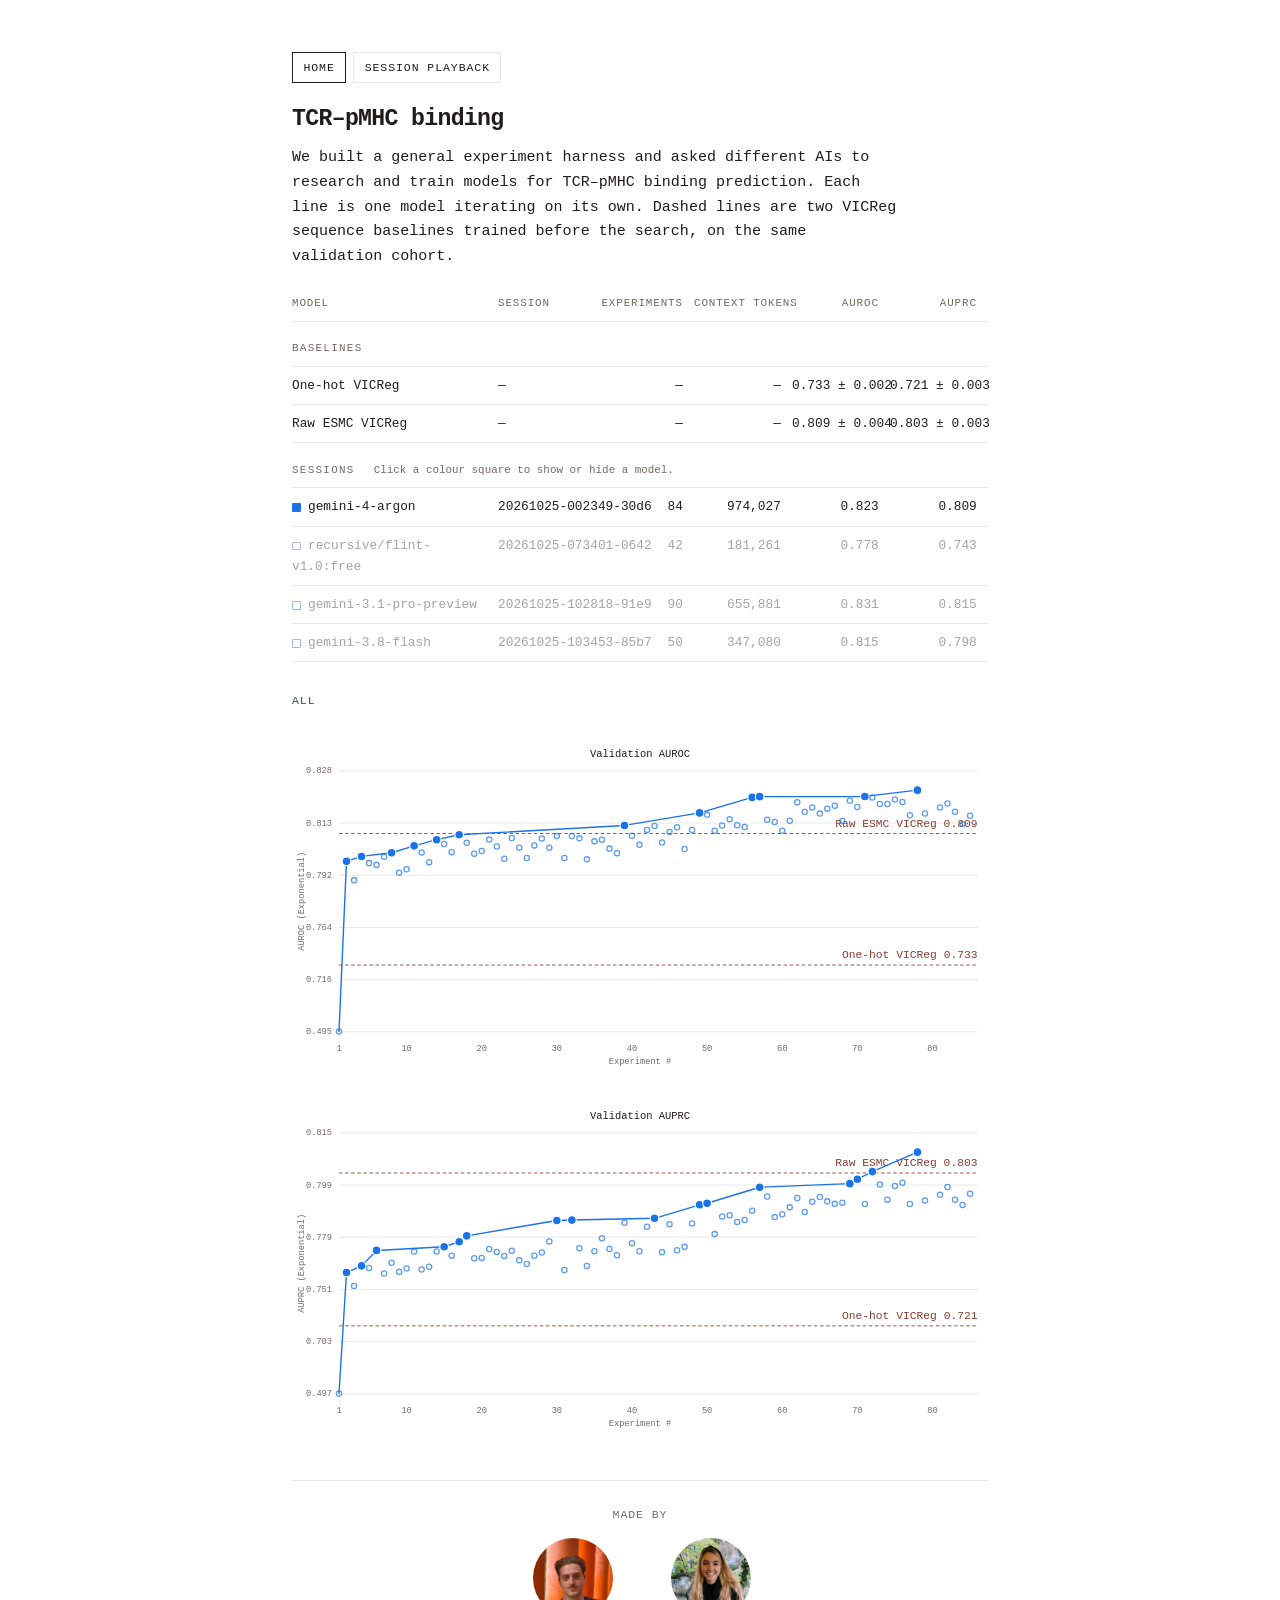
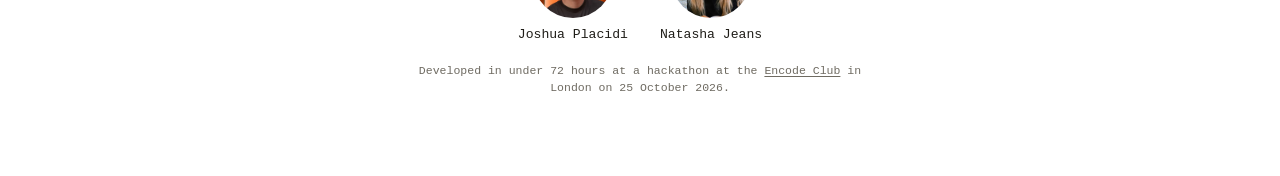
<file: site/index.html>
<!DOCTYPE html>
<html lang="en">
<head>
  <meta charset="utf-8">
  <meta name="viewport" content="width=device-width, initial-scale=1">
  <title>TCR–pMHC research sessions</title>
  <link rel="icon" href="data:image/svg+xml,<svg xmlns='http://www.w3.org/2000/svg' viewBox='0 0 100 100'><text y='.9em' font-size='90'>🧬</text></svg>">
  <meta name="description" content="Validation AUROC from autonomous TCR–pMHC binding experiments.">
  <link rel="stylesheet" href="./style.css?v=17">
</head>
<body>
  <header>
    <nav class="pages" aria-label="Pages">
      <a href="./" aria-current="page">Home</a>
      <a href="./demo.html">Session playback</a>
    </nav>
    <h1>TCR–pMHC binding</h1>
    <p class="intro">We built a general experiment harness and asked different AIs to research and train models for TCR–pMHC binding prediction. Each line is one model iterating on its own. Dashed lines are two VICReg sequence baselines trained before the search, on the same validation cohort.</p>
    <table class="results">
      <caption class="visually-hidden">Validation baselines and autonomous research sessions</caption>
      <thead>
        <tr>
          <th scope="col">Model</th>
          <th scope="col">Session</th>
          <th scope="col">Experiments</th>
          <th scope="col">Context tokens</th>
          <th scope="col">AUROC</th>
          <th scope="col">AUPRC</th>
        </tr>
      </thead>
      <tbody>
        <tr class="panel">
          <th scope="colgroup" colspan="6">Baselines</th>
        </tr>
        <tr>
          <th scope="row">One-hot VICReg</th>
          <td>—</td>
          <td>—</td>
          <td>—</td>
          <td>0.733 ± 0.002</td>
          <td>0.721 ± 0.003</td>
        </tr>
        <tr>
          <th scope="row">Raw ESMC VICReg</th>
          <td>—</td>
          <td>—</td>
          <td>—</td>
          <td>0.809 ± 0.004</td>
          <td>0.803 ± 0.003</td>
        </tr>
      </tbody>
      <tbody>
        <tr class="panel">
          <th scope="colgroup" colspan="6">Sessions <span class="hint">Click a colour square to show or hide a model.</span></th>
        </tr>
      </tbody>
      <tbody id="sessions"></tbody>
    </table>
  </header>

  <div class="chart-head">
    <button type="button" id="show-all" class="text-btn">All</button>
  </div>

  <figure class="chart">
    <svg id="chart" viewBox="0 0 800 372" role="img" aria-label="Validation AUROC by experiment"></svg>
    <div id="chart-tooltip" class="chart-tooltip" hidden></div>
  </figure>

  <figure class="chart">
    <svg id="auprc" viewBox="0 0 800 372" role="img" aria-label="Validation AUPRC by experiment"></svg>
    <div id="auprc-tooltip" class="chart-tooltip" hidden></div>
  </figure>

  <section id="detail" aria-live="polite"></section>

  <footer class="credits">
    <p>Made by</p>
    <ul>
      <li>
        <a href="https://joshuaplacidi.com" target="_blank" rel="noopener noreferrer">
          <img src="./portraits/joshua.jpg" alt="" width="52" height="52">
          Joshua Placidi
        </a>
      </li>
      <li>
        <a href="https://www.linkedin.com/in/natasha-jeans-25747a1a6/" target="_blank" rel="noopener noreferrer">
          <img src="./portraits/natasha.jpg" alt="" width="52" height="52">
          Natasha Jeans
        </a>
      </li>
    </ul>
    <p class="note">Developed in under 72 hours at a hackathon at the <a href="https://www.encode.club/">Encode Club</a> in London on 25 October 2026.</p>
  </footer>

  <script src="./app.js?v=6"></script>
</body>
</html>
</file>
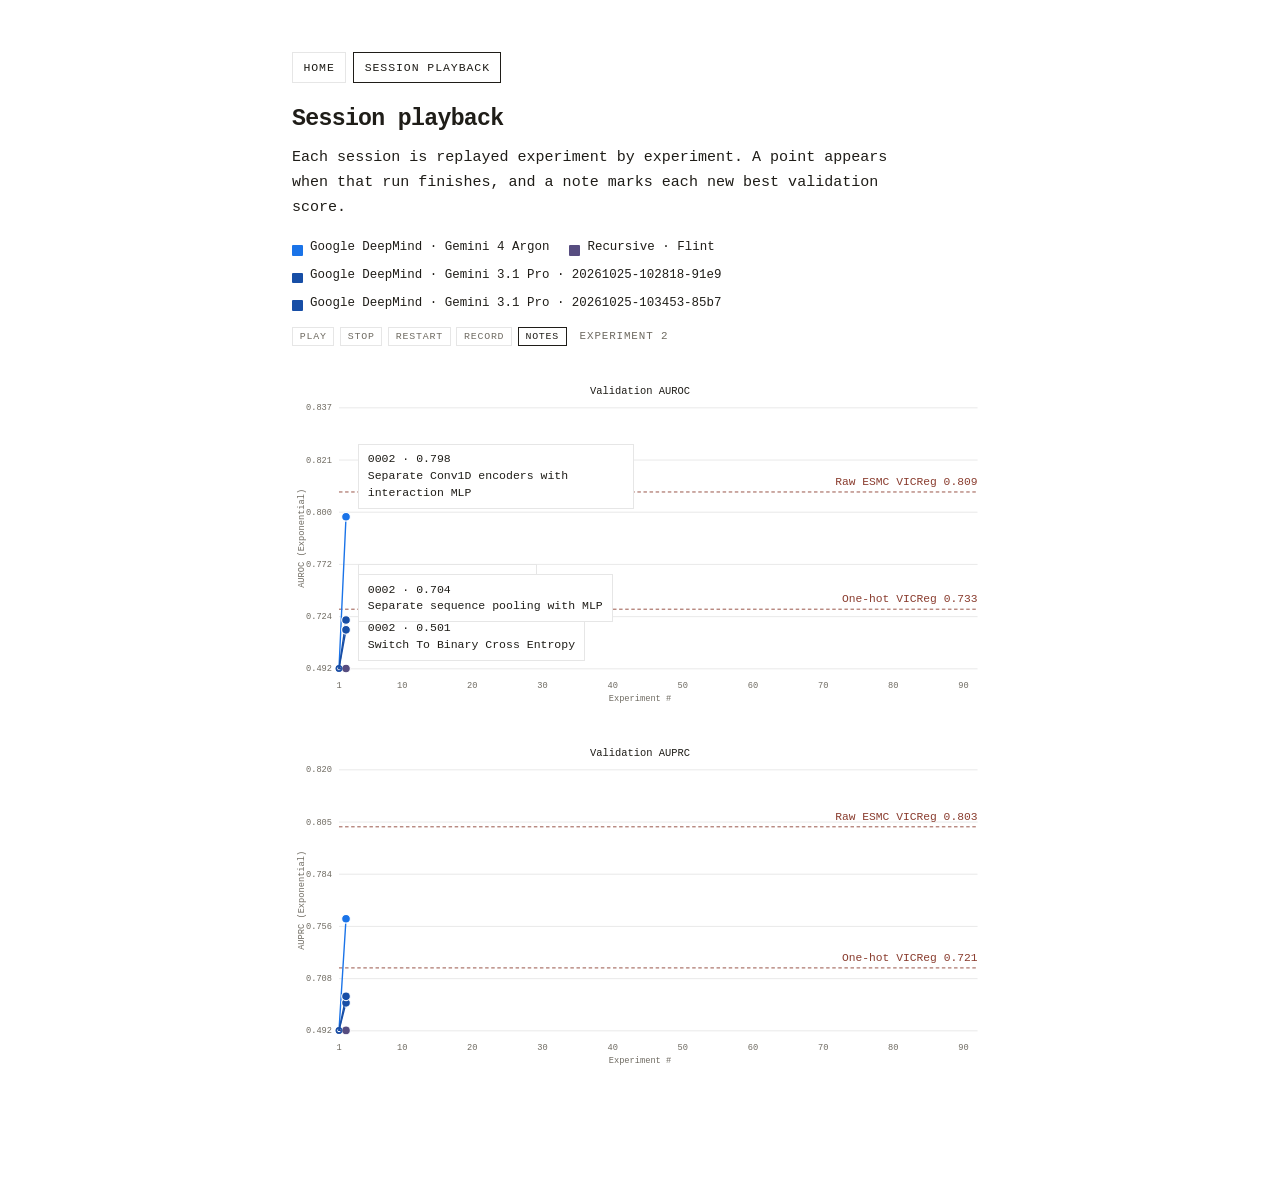
<file: site/demo.html>
<!DOCTYPE html>
<html lang="en">
<head>
  <meta charset="utf-8">
  <meta name="viewport" content="width=device-width, initial-scale=1">
  <title>Session playback</title>
  <link rel="icon" href="data:image/svg+xml,<svg xmlns='http://www.w3.org/2000/svg' viewBox='0 0 100 100'><text y='.9em' font-size='90'>🧬</text></svg>">
  <meta name="description" content="Playback of validation AUROC and AUPRC as each research session proceeds.">
  <link rel="stylesheet" href="./style.css?v=16">
</head>
<body>
  <header>
    <nav class="pages" aria-label="Pages">
      <a href="./">Home</a>
      <a href="./demo.html" aria-current="page">Session playback</a>
    </nav>
    <h1>Session playback</h1>
    <p class="intro">Each session is replayed experiment by experiment. A point appears when that run finishes, and a note marks each new best validation score.</p>
    <div class="playback-tools">
      <ul class="legend" id="legend" aria-label="Models"></ul>
      <div class="demo-controls">
        <button type="button" id="play" class="text-btn">Play</button>
        <button type="button" id="stop" class="text-btn">Stop</button>
        <button type="button" id="restart" class="text-btn">Restart</button>
        <button type="button" id="record" class="text-btn">Record</button>
        <button type="button" id="notes" class="text-btn" aria-pressed="true">Notes</button>
        <p id="progress"></p>
      </div>
    </div>
  </header>

  <figure class="chart">
    <svg id="chart" viewBox="0 0 800 372" role="img" aria-label="Validation AUROC by experiment"></svg>
  </figure>

  <figure class="chart">
    <svg id="auprc" viewBox="0 0 800 372" role="img" aria-label="Validation AUPRC by experiment"></svg>
  </figure>

  <script src="./demo.js?v=16"></script>
</body>
</html>
</file>
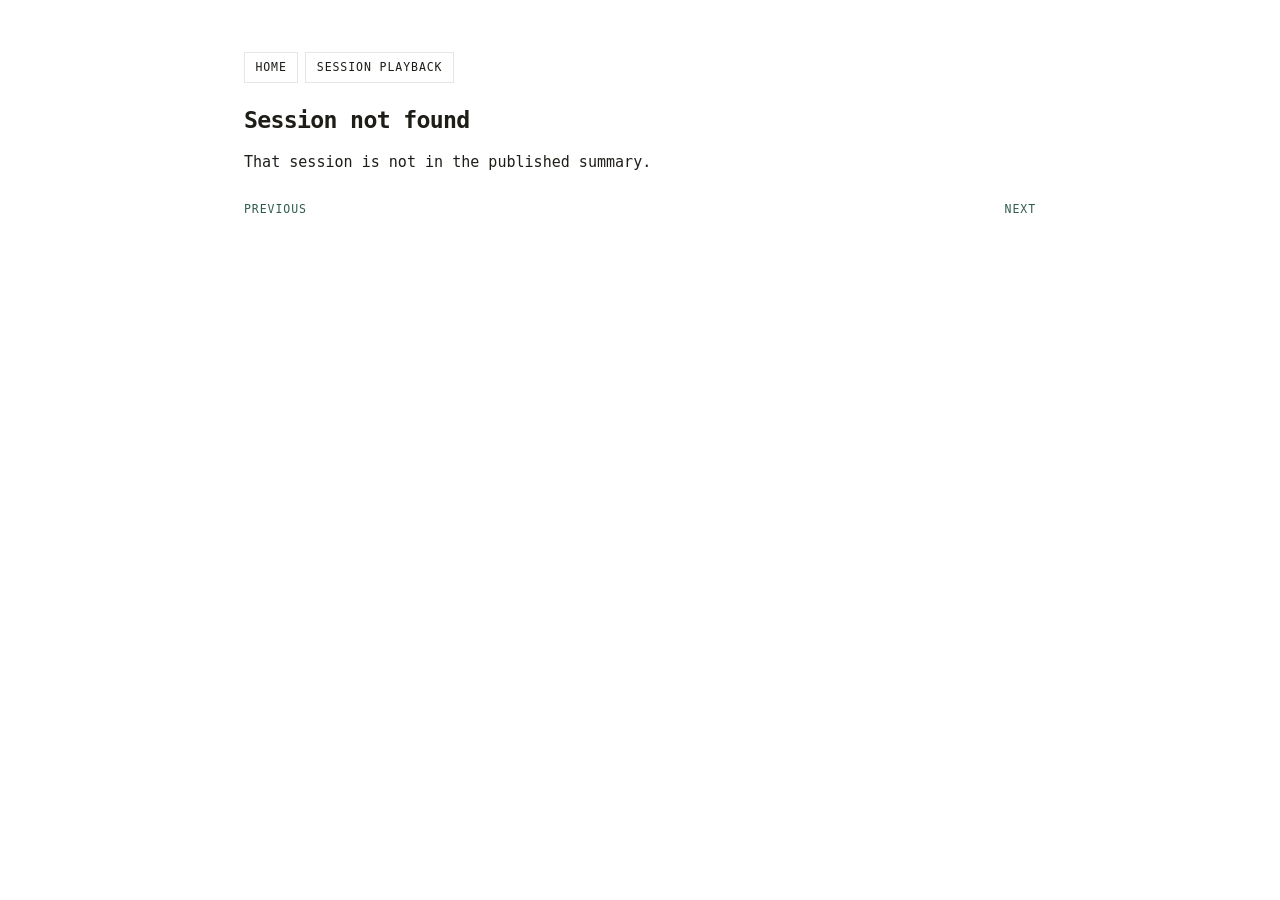
<file: site/session.html>
<!DOCTYPE html>
<html lang="en">
<head>
  <meta charset="utf-8">
  <meta name="viewport" content="width=device-width, initial-scale=1">
  <title>Research session</title>
  <link rel="icon" href="data:image/svg+xml,<svg xmlns='http://www.w3.org/2000/svg' viewBox='0 0 100 100'><text y='.9em' font-size='90'>🧬</text></svg>">
  <meta name="description" content="AUROC improvements from one autonomous TCR–pMHC research session.">
  <link rel="stylesheet" href="./style.css?v=9">
</head>
<body class="session-page">
  <header>
    <nav class="pages" aria-label="Pages">
      <a href="./">Home</a>
      <a href="./demo.html">Session playback</a>
    </nav>
    <h1 id="title">Research session</h1>
    <p class="meta" id="meta"></p>
    <p class="intro" id="conclusion"></p>
  </header>

  <div class="pager">
    <button type="button" id="prev" class="text-btn">Previous</button>
    <p id="progress"></p>
    <button type="button" id="next" class="text-btn">Next</button>
  </div>

  <ol id="improvements"></ol>

  <script src="./session.js?v=5"></script>
</body>
</html>
</file>
<file: site/style.css>
:root {
  color-scheme: light;
  --bg: #fff;
  --fg: #1f1d18;
  --muted: #6f6b62;
  --line: #e6e6e6;
  --fill: #f6f6f6;
  --accent: #2f5d4a;
  --font: ui-monospace, "Cascadia Mono", "SF Mono", Menlo, Consolas, monospace;
}

html,
body {
  background: var(--bg);
  color: var(--fg);
  margin: 0;
}

body {
  box-sizing: border-box;
  font-family: var(--font);
  font-size: 0.94rem;
  line-height: 1.65;
  margin: 0 auto;
  max-width: 46rem;
  padding: 3.25rem 1.25rem 5rem;
}

a {
  color: inherit;
}

h1 {
  font-size: 1.45rem;
  font-weight: 600;
  letter-spacing: -0.03em;
  line-height: 1.25;
  margin: 0.15rem 0 0.7rem;
}

.intro {
  margin: 0 0 1.1rem;
  max-width: 38rem;
}

.results {
  border-collapse: collapse;
  font-size: 0.8rem;
  margin: 0 0 0.4rem;
  table-layout: fixed;
  width: 100%;
}

.results th,
.results td {
  border-bottom: 1px solid var(--line);
  font-weight: 400;
  padding: 0.5rem 0.7rem 0.5rem 0;
  text-align: left;
  vertical-align: top;
}

.results thead th {
  color: var(--muted);
  font-size: 0.68rem;
  letter-spacing: 0.08em;
  text-transform: uppercase;
}

.results thead th:nth-child(1),
.results tbody td:nth-child(1),
.results tbody th:nth-child(1) {
  width: 28%;
}

.results td:nth-child(n+2),
.results thead th:nth-child(n+2) {
  text-align: right;
  white-space: nowrap;
}

.results td:nth-child(2),
.results thead th:nth-child(2) {
  text-align: left;
}

.results .panel th {
  color: var(--muted);
  font-size: 0.68rem;
  letter-spacing: 0.12em;
  padding-top: 1.15rem;
  text-align: left;
  text-transform: uppercase;
}

.results .panel .hint {
  font-weight: 400;
  letter-spacing: 0;
  margin-left: 0.7rem;
  text-transform: none;
}

.results .model .swatch {
  background: currentColor;
  border: 1px solid transparent;
  border-radius: 1px;
  cursor: pointer;
  display: inline-block;
  height: 0.55rem;
  margin: 0 0.45rem 0 0;
  padding: 0;
  vertical-align: -0.05rem;
  width: 0.55rem;
}

.results .is-off {
  opacity: 0.4;
}

.results .is-off .swatch {
  background: transparent;
  border-color: currentColor;
}

.results .is-dim {
  opacity: 0.38;
}

.results a {
  color: inherit;
  text-decoration: none;
}

.results a:hover {
  color: var(--accent);
  text-decoration: underline;
}

.visually-hidden {
  clip-path: inset(50%);
  height: 1px;
  overflow: hidden;
  position: absolute;
  white-space: nowrap;
  width: 1px;
}

h2 {
  font-size: 1.05rem;
  font-weight: 600;
  letter-spacing: -0.02em;
  margin: 0 0 0.45rem;
}

h3 {
  color: var(--muted);
  font-size: 0.68rem;
  font-weight: 600;
  letter-spacing: 0.12em;
  margin: 1.15rem 0 0.35rem;
  text-transform: uppercase;
}

p {
  margin: 0 0 1rem;
}

.pages {
  display: flex;
  gap: 0.45rem;
  margin: 0 0 1.35rem;
}

.pages a {
  border: 1px solid var(--line);
  color: var(--fg);
  font-size: 0.72rem;
  letter-spacing: 0.08em;
  padding: 0.32rem 0.65rem;
  text-decoration: none;
  text-transform: uppercase;
}

.pages a[aria-current="page"] {
  border-color: var(--fg);
}

.pages a:hover {
  border-color: var(--accent);
  color: var(--accent);
}

.kicker {
  color: var(--muted);
  font-size: 0.68rem;
  letter-spacing: 0.14em;
  margin: 0 0 0.55rem;
  text-transform: uppercase;
}

.kicker a {
  color: inherit;
  text-decoration: none;
}

.kicker a:hover {
  color: var(--accent);
}

.playback-tools {
  align-items: flex-start;
  display: flex;
  flex-direction: column;
  gap: 0.85rem;
  margin: 0;
}

.playback-tools .legend {
  gap: 0.45rem 1.25rem;
  margin: 0;
  padding: 0;
}

.demo-controls {
  align-items: center;
  display: flex;
  flex-wrap: wrap;
  gap: 0.35rem;
  justify-content: flex-start;
  margin: 0;
  padding: 0;
}

.demo-controls .text-btn {
  appearance: none;
  border: 1px solid var(--line);
  color: var(--muted);
  font-size: 0.62rem;
  line-height: 1.2;
  margin: 0;
  padding: 0.18rem 0.42rem;
}

.demo-controls .text-btn:hover {
  border-color: var(--accent);
  color: var(--accent);
  text-decoration: none;
}

.demo-controls .text-btn[aria-pressed="true"] {
  border-color: var(--fg);
  color: var(--fg);
}

.demo-controls p {
  color: var(--muted);
  font-size: 0.68rem;
  letter-spacing: 0.08em;
  margin: 0 0 0 0.45rem;
  text-transform: uppercase;
}

.demo-controls .is-off {
  opacity: 0.45;
}

.placeholder,
.meta {
  color: var(--muted);
}

.chart-head {
  align-items: baseline;
  display: flex;
  justify-content: space-between;
  margin: 1.8rem 0 0;
}

.legend {
  display: flex;
  flex-wrap: wrap;
  gap: 0.4rem 1.4rem;
  list-style: none;
  margin: 0;
  padding: 0;
}

.legend li {
  align-items: center;
  display: flex;
  font-size: 0.78rem;
  gap: 0.45rem;
}

.legend button {
  align-items: center;
  appearance: none;
  background: none;
  border: 0;
  color: inherit;
  cursor: pointer;
  display: flex;
  font: inherit;
  font-size: 0.78rem;
  gap: 0.45rem;
  margin: 0;
  padding: 0;
}

.legend .swatch {
  background: currentColor;
  border: 1px solid transparent;
  border-radius: 1px;
  height: 0.55rem;
  width: 0.55rem;
}

.legend button.is-off {
  opacity: 0.45;
}

.legend button.is-off .swatch {
  background: transparent;
  border-color: currentColor;
}

.legend i {
  border-radius: 1px;
  display: block;
  height: 0.55rem;
  width: 0.55rem;
}

.chart {
  margin: 2.1rem 0 2.4rem;
  position: relative;
}

.chart svg {
  display: block;
  height: auto;
  overflow: visible;
  width: 100%;
}

.chart text {
  fill: var(--muted);
  font-family: var(--font);
  font-size: 10px;
}

.chart .chart-title {
  fill: var(--fg);
  font-size: 12px;
}

.chart .grid {
  stroke: var(--line);
  stroke-width: 1;
}

.chart .baseline {
  stroke: #8a3d2f;
  stroke-dasharray: 4 3;
  stroke-width: 1;
}

.chart .baseline-label {
  fill: #8a3d2f;
  font-size: 13px;
}

.chart .axis {
  stroke: var(--line);
  stroke-width: 1;
}

.chart .series {
  fill: none;
  stroke-linecap: round;
  stroke-linejoin: round;
  stroke-width: 1.6;
}

.chart .series.is-dim {
  opacity: 0.16;
}

.chart .series.is-focus {
  stroke-width: 2.2;
}

.chart .point {
  stroke: var(--bg);
  stroke-width: 1.25;
}

.chart .point.is-open {
  fill: none;
  opacity: 0.7;
  stroke: var(--point);
  stroke-width: 1.5;
}

.chart .point.is-dim {
  opacity: 0.16;
}

.chart .point.is-active {
  stroke: var(--fg);
  stroke-width: 1.6;
}

.chart-tooltip {
  background: var(--bg);
  border: 1px solid var(--line);
  font-size: 0.72rem;
  left: 0;
  line-height: 1.45;
  max-width: 16rem;
  overflow-wrap: anywhere;
  padding: 0.4rem 0.55rem;
  pointer-events: none;
  position: absolute;
  top: 0;
  white-space: normal;
  width: max-content;
}

.chart-tooltip .tip-title {
  display: block;
}

.chart-tooltip[hidden] {
  display: none;
}

.text-btn {
  background: none;
  border: 0;
  color: var(--accent);
  cursor: pointer;
  font: inherit;
  font-size: 0.72rem;
  letter-spacing: 0.08em;
  padding: 0;
  text-transform: uppercase;
}

.text-btn:hover {
  text-decoration: underline;
}

.swatch {
  background: currentColor;
  border-radius: 1px;
  flex-shrink: 0;
  height: 0.55rem;
  margin-top: 0.35rem;
  width: 0.55rem;
}

.swatch.is-empty {
  background: transparent;
  border: 1px solid currentColor;
}

.session-page {
  max-width: 52rem;
}

.session-page .kicker a {
  color: inherit;
  text-decoration: none;
}

.session-page .kicker a:hover {
  color: var(--accent);
}

.pager {
  align-items: center;
  display: flex;
  gap: 1rem;
  justify-content: space-between;
  margin: 1.6rem 0 0.8rem;
}

.pager p {
  color: var(--muted);
  font-size: 0.75rem;
  letter-spacing: 0.08em;
  margin: 0;
  text-transform: uppercase;
}

.pager .text-btn:disabled {
  color: var(--line);
  cursor: default;
  text-decoration: none;
}

#improvements {
  list-style: none;
  margin: 0;
  padding: 0;
}

#improvements li {
  border-top: 1px solid var(--line);
}

#improvements button {
  align-items: baseline;
  background: none;
  border: 0;
  color: inherit;
  cursor: pointer;
  display: flex;
  font: inherit;
  gap: 1rem;
  justify-content: space-between;
  padding: 0.7rem 0;
  text-align: left;
  width: 100%;
}

#improvements button:hover {
  color: var(--accent);
}

#improvements .score {
  color: var(--muted);
  flex-shrink: 0;
  font-size: 0.78rem;
}

#improvements .expand {
  padding: 0 0 1.4rem;
}

#improvements .expand .meta {
  color: var(--muted);
  font-size: 0.8rem;
}

.diff {
  background: var(--fill);
  font-size: 0.75rem;
  line-height: 1.45;
  margin: 0;
  overflow-x: auto;
  padding: 0.8rem;
  white-space: pre;
}

.diff .add {
  color: #1f6a3a;
}

.diff .del {
  color: #9b2c2c;
}

.diff .hunk,
.diff .file {
  color: var(--muted);
}

.credits {
  border-top: 1px solid var(--line);
  margin-top: 3.2rem;
  padding-top: 1.5rem;
  text-align: center;
}

.credits p {
  color: var(--muted);
  font-size: 0.72rem;
  letter-spacing: 0.08em;
  margin: 0 0 0.85rem;
  text-transform: uppercase;
}

.credits .note {
  letter-spacing: 0;
  line-height: 1.5;
  margin: 0 auto;
  max-width: 28rem;
  text-transform: none;
}

.credits a {
  text-decoration-thickness: 1px;
  text-underline-offset: 2px;
}

.credits a:hover {
  color: var(--accent);
}

.credits ul {
  display: flex;
  gap: 2rem;
  justify-content: center;
  list-style: none;
  margin: 0 0 1rem;
  padding: 0;
}

.credits li {
  font-size: 0.82rem;
}

.credits li a {
  align-items: center;
  color: inherit;
  display: flex;
  flex-direction: column;
  gap: 0.4rem;
  text-decoration: none;
}

.credits img {
  border-radius: 50%;
  height: 5rem;
  object-fit: cover;
  width: 5rem;
}

#detail:not(:empty) {
  border-top: 1px solid var(--line);
  margin-top: 2.4rem;
  padding-top: 1.6rem;
}

#detail .meta {
  font-size: 0.8rem;
  margin-bottom: 0;
}

@media (max-width: 640px) {
  body {
    padding: 2.2rem 1rem 3.5rem;
  }

  #improvements button {
    flex-direction: column;
    gap: 0.15rem;
  }
}
</file>
